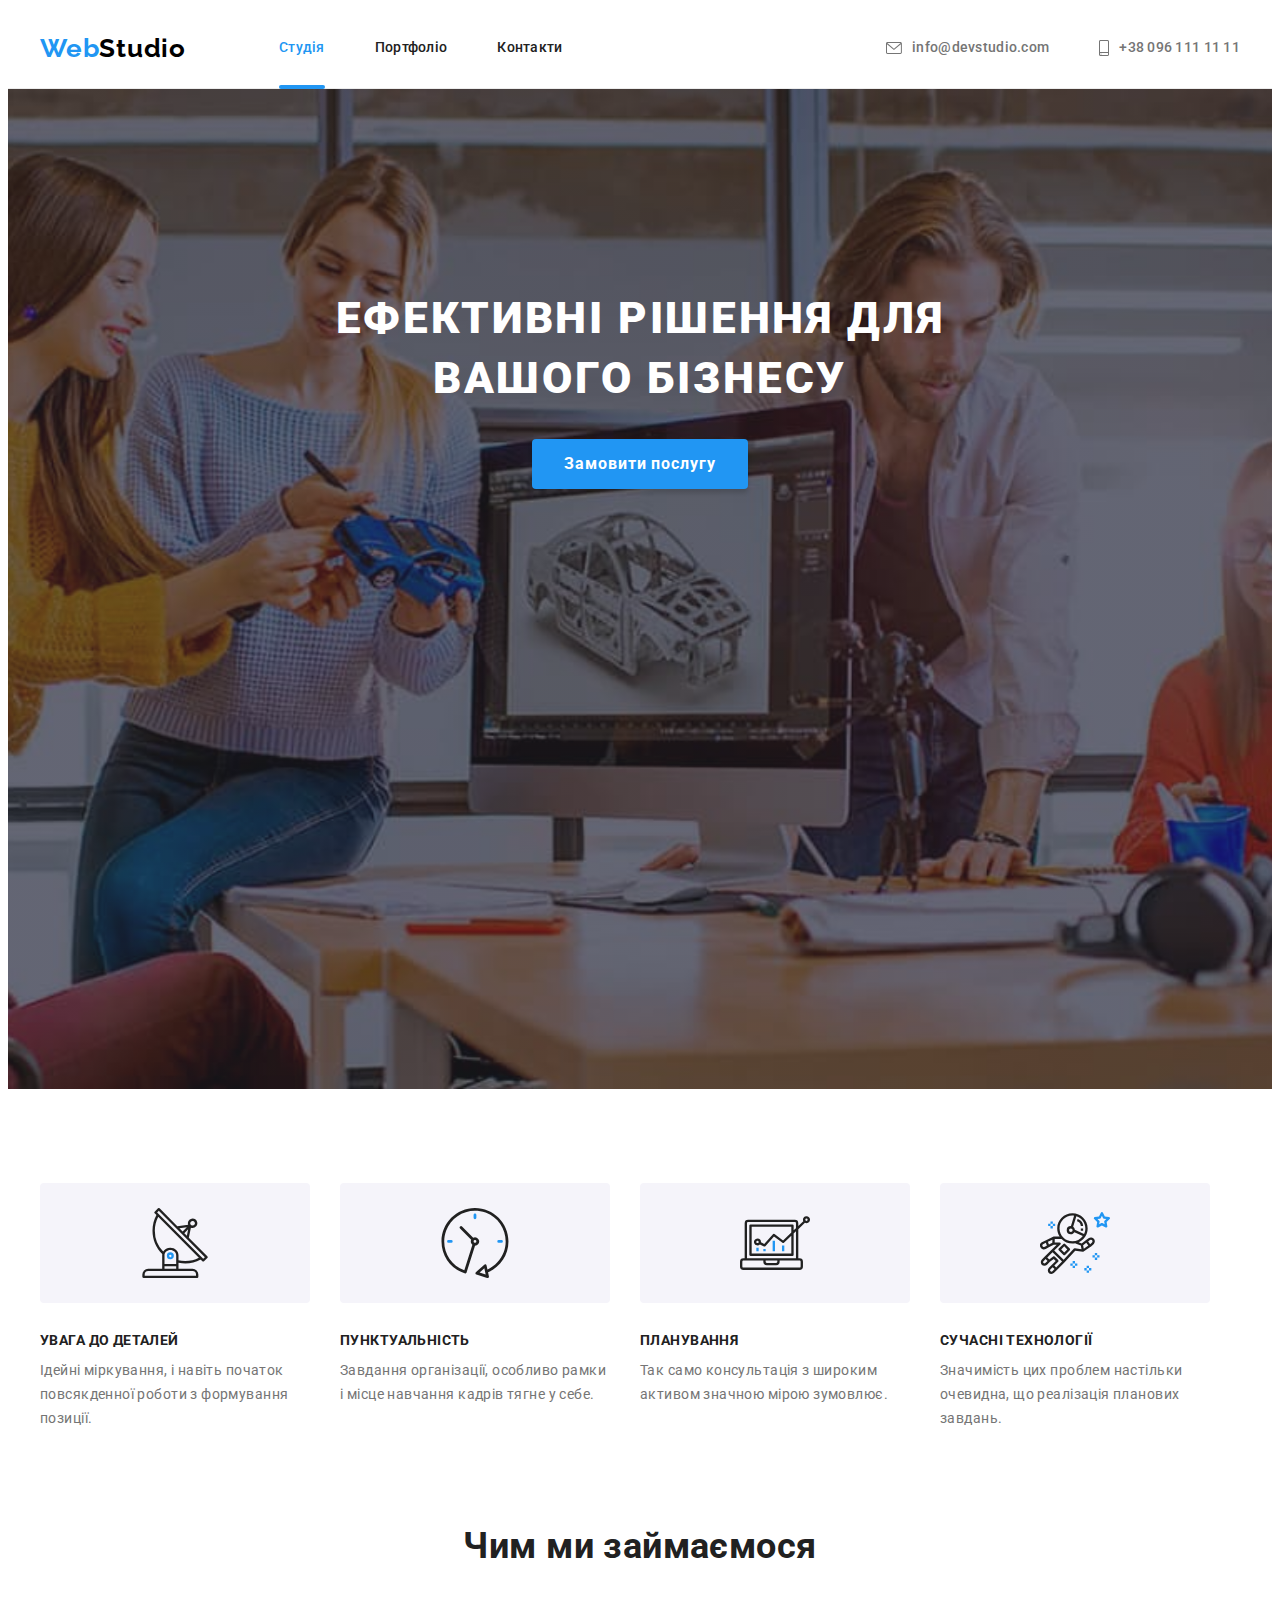
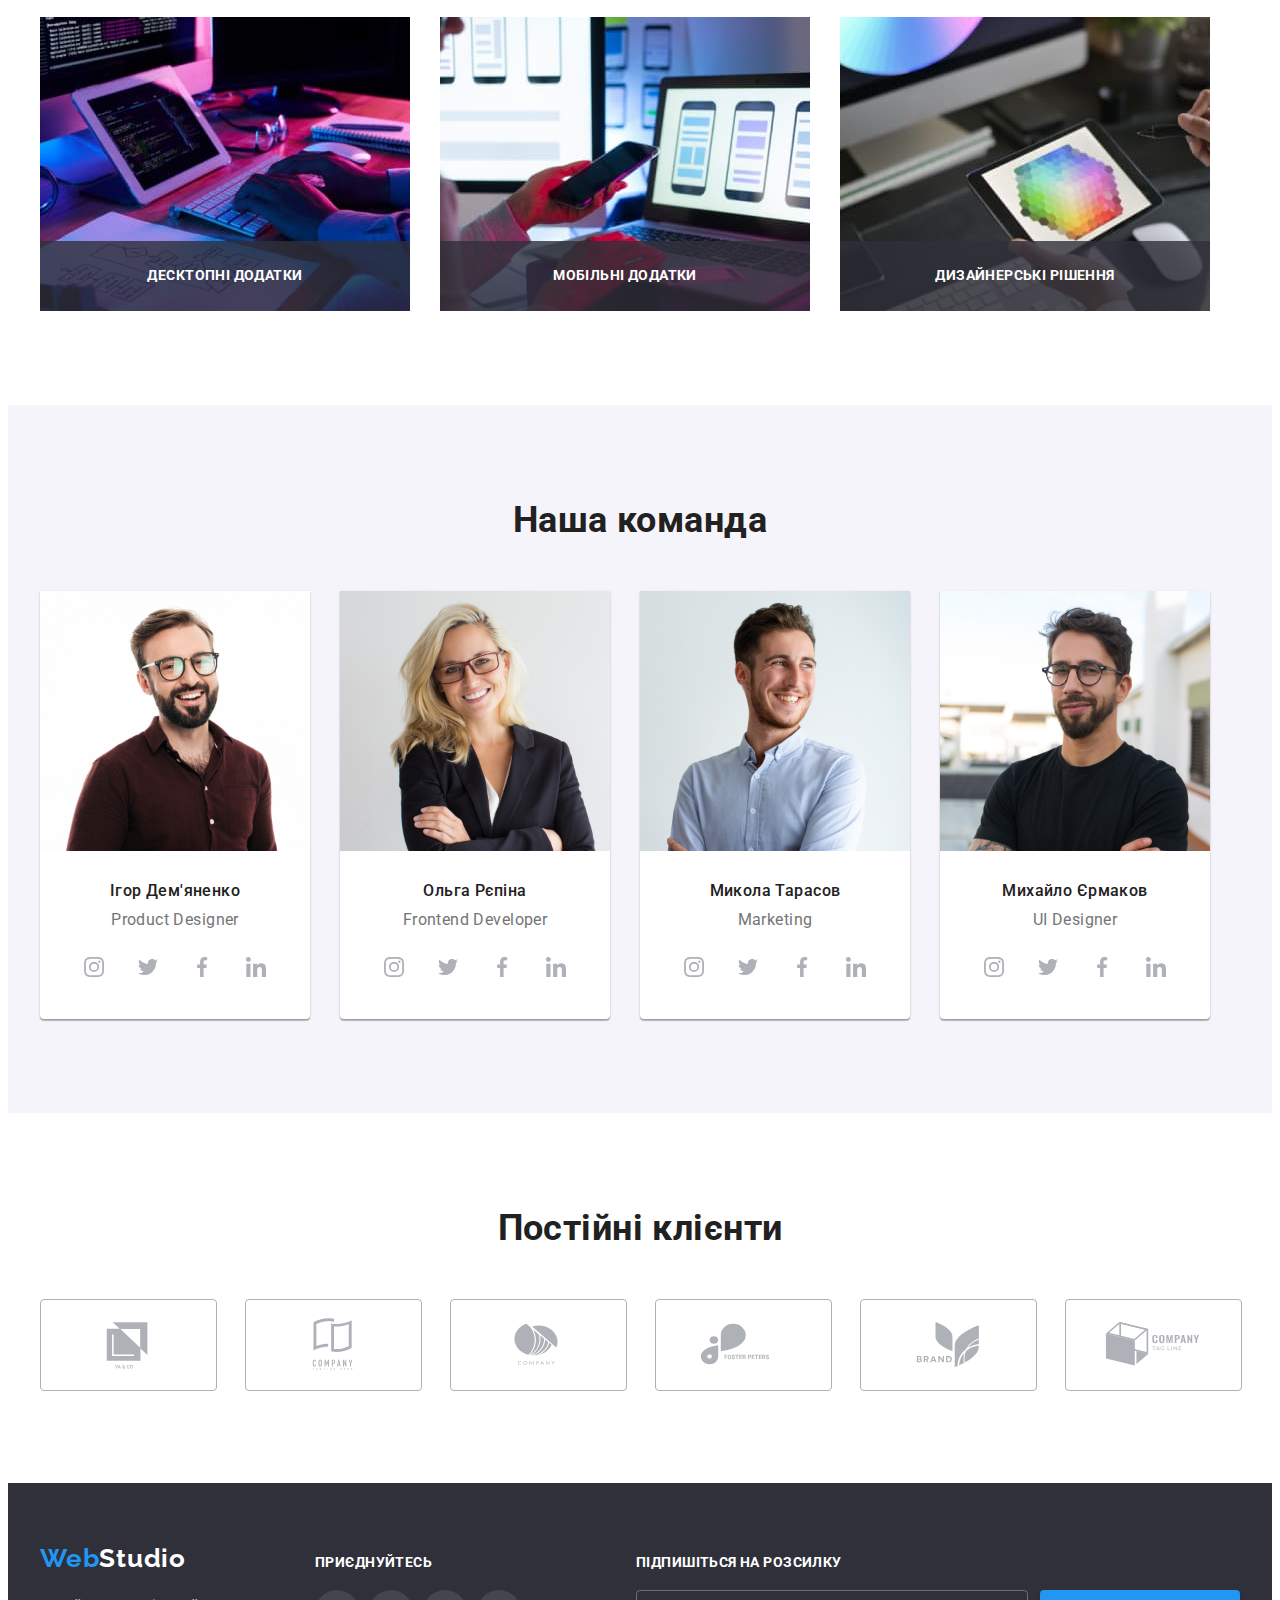
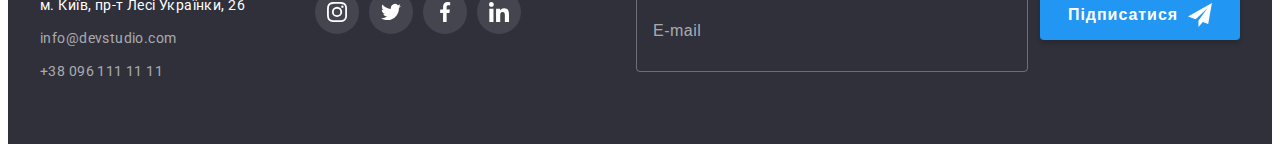
<file: index.html>
<!DOCTYPE html>
<html lang="uk">
  <head>
    <meta charset="UTF-8" />
    <meta http-equiv="X-UA-Compatible" content="IE=edge" />
    <meta name="viewport" content="width=device-width, initial-scale=1.0" />
    <title>Document</title>
    <link rel="preconnect" href="https://fonts.googleapis.com" />
    <link rel="preconnect" href="https://fonts.gstatic.com" crossorigin />
    <link
      href="https://fonts.googleapis.com/css2?family=Raleway:wght@700&family=Roboto:wght@400;500;700;900&display=swap"
      rel="stylesheet"
    />
    <link
      rel="stylesheet"
      href="https://cdnjs.cloudflare.com/ajax/libs/modern-normalize/1.1.0/modern-normalize.min.css"
      integrity="sha512-wpPYUAdjBVSE4KJnH1VR1HeZfpl1ub8YT/NKx4PuQ5NmX2tKuGu6U/JRp5y+Y8XG2tV+wKQpNHVUX03MfMFn9Q=="
      crossorigin="anonymous"
      referrerpolicy="no-referrer"
    />
    <link rel="stylesheet" href="./css/styles.css" />
  </head>
  <body>
    <header class="header">
      <div class="container header-container">
        <nav class="header-navigation">
          <a href="./index.html" class="logo link header-logo" lang="en"
            ><span class="logo-blue">Web</span>Studio</a
          >
          <ul class="site-nav list">
            <li class="header-item">
              <a href="./index.html" class="link current">Студія</a>
            </li>
            <li class="header-item">
              <a href="./portfolio.html" class="link">Портфоліо</a>
            </li>
            <li class="header-item">
              <a href="#" class="link">Контакти</a>
            </li>
          </ul>
        </nav>
        <ul class="header-contacts list">
          <li class="header-item">
            <a class="header-mail link" href="mailto:info@devstudio.com"
              ><svg class="mail-icon" width="16" height="12">
                <use href="./images/icons.svg#icon-envelope"></use></svg
              >info@devstudio.com</a
            >
          </li>
          <li class="header-item">
            <a class="header-tel link" href="tel:+380961111111"
              ><svg class="tel-icon" width="10" height="16">
                <use href="./images/icons.svg#icon-smartphone"></use></svg
              >+38 096 111 11 11</a
            >
          </li>
        </ul>
      </div>
    </header>
    <main>
      <section class="hero overlay">
        <div class="container">
          <h1 class="hero-title">Ефективні рішення для вашого бізнесу</h1>
          <button class="hero-btn" type="button" data-modal-open>Замовити послугу</button>
        </div>
      </section>
      <section class="section feature">
        <div class="container">
          <h2 class="section-title visually-hidden">Наші особливості</h2>
          <ul class="features-list list">
            <li class="item icon-antenna">
              <div class="icon-area">
                <svg width="70" height="70">
                  <use href="./images/icons.svg#icon-antenna"></use>
                </svg>
              </div>
              <h3 class="title">Увага до деталей</h3>
              <p class="text">
                Ідейні міркування, і навіть початок повсякденної роботи з формування позиції.
              </p>
            </li>
            <li class="item icon-clock">
              <div class="icon-area">
                <svg width="70" height="70">
                  <use href="./images/icons.svg#icon-clock"></use>
                </svg>
              </div>
              <h3 class="title">Пунктуальність</h3>
              <p class="text">
                Завдання організації, особливо рамки і місце навчання кадрів тягне у себе.
              </p>
            </li>
            <li class="item icon-diagram">
              <div class="icon-area">
                <svg width="70" height="70">
                  <use href="./images/icons.svg#icon-diagram"></use>
                </svg>
              </div>
              <h3 class="title">Планування</h3>
              <p class="text">Так само консультація з широким активом значною мірою зумовлює.</p>
            </li>
            <li class="item icon-astronaut">
              <div class="icon-area">
                <svg width="70" height="70">
                  <use href="./images/icons.svg#icon-astronaut"></use>
                </svg>
              </div>
              <h3 class="title">Сучасні технології</h3>
              <p class="text">
                Значимість цих проблем настільки очевидна, що реалізація планових завдань.
              </p>
            </li>
          </ul>
        </div>
      </section>
      <section class="section about">
        <div class="container">
          <h2 class="section-title">Чим ми займаємося</h2>
          <ul class="list list-about">
            <li class="about-item">
              <div class="about-wrap">
                <img src="./images/box1.jpg" alt="десктопні додатки" width="370" height="294" />
                <p class="about-text">Десктопні додатки</p>
              </div>
            </li>
            <li class="about-item">
              <div class="about-wrap">
                <img src="./images/box2.jpg" alt="мобільні додатки" width="370" height="294" />
                <p class="about-text">Мобільні додатки</p>
              </div>
            </li>
            <li class="about-item">
              <div class="about-wrap">
                <img src="./images/box3.jpg" alt="дизайнерські рішення" width="370" height="294" />
                <p class="about-text">Дизайнерські рішення</p>
              </div>
            </li>
          </ul>
        </div>
      </section>
      <section class="section team">
        <div class="container">
          <h2 class="section-title">Наша команда</h2>
          <ul class="list team-list">
            <li class="worker-card">
              <img src="./images/1-person.jpg" alt="усміхнений хлопець в окулярах" width="270" />
              <div class="workers-wrap">
                <h3 class="workers">Ігор Дем'яненко</h3>
                <p class="function" lang="en">Product Designer</p>
                <ul class="workers-soc-list list">
                  <li class="workers-soc-item">
                    <a
                      href="
            "
                      target="_blank"
                      rel="noreferrer noopener"
                      class="workers-soc-link link"
                    >
                      <svg class="workers-soc-icon" width="20" height="20">
                        <use href="./images/icons.svg#icon-instagram"></use></svg
                    ></a>
                  </li>
                  <li class="workers-soc-item">
                    <a
                      href=""
                      class="workers-soc-link link"
                      target="_blank"
                      rel="noreferrer noopener"
                      ><svg class="workers-soc-icon" width="20" height="20">
                        <use href="./images/icons.svg#icon-twitter"></use></svg
                    ></a>
                  </li>
                  <li class="workers-soc-item">
                    <a
                      href=""
                      class="workers-soc-link link"
                      target="_blank"
                      rel="noreferrer noopener"
                      ><svg class="workers-soc-icon" width="20" height="20">
                        <use href="./images/icons.svg#icon-facebook"></use></svg
                    ></a>
                  </li>
                  <li class="workers-soc-item">
                    <a
                      href=""
                      class="workers-soc-link link"
                      target="_blank"
                      rel="noreferrer noopener"
                      ><svg class="workers-soc-icon" width="20" height="20">
                        <use href="./images/icons.svg#icon-linkedin"></use></svg
                    ></a>
                  </li>
                </ul>
              </div>
            </li>
            <li class="worker-card">
              <img src="./images/2-person.jpg" alt="усміхнена дівчина в окулярах" width="270" />
              <div class="workers-wrap">
                <h3 class="workers">Ольга Рєпіна</h3>
                <p class="function" lang="en">Frontend Developer</p>
                <ul class="workers-soc-list list">
                  <li class="workers-soc-item">
                    <a
                      href="
            "
                      class="workers-soc-link link"
                      target="_blank"
                      rel="noreferrer noopener"
                    >
                      <svg class="workers-soc-icon" width="20" height="20">
                        <use href="./images/icons.svg#icon-instagram"></use></svg
                    ></a>
                  </li>
                  <li class="workers-soc-item">
                    <a
                      href=""
                      class="workers-soc-link link"
                      target="_blank"
                      rel="noreferrer noopener"
                      ><svg class="workers-soc-icon" width="20" height="20">
                        <use href="./images/icons.svg#icon-twitter"></use></svg
                    ></a>
                  </li>
                  <li class="workers-soc-item">
                    <a
                      href=""
                      class="workers-soc-link link"
                      target="_blank"
                      rel="noreferrer noopener"
                      ><svg class="workers-soc-icon" width="20" height="20">
                        <use href="./images/icons.svg#icon-facebook"></use></svg
                    ></a>
                  </li>
                  <li class="workers-soc-item">
                    <a
                      href=""
                      class="workers-soc-link link"
                      target="_blank"
                      rel="noreferrer noopener"
                      ><svg class="workers-soc-icon" width="20" height="20">
                        <use href="./images/icons.svg#icon-linkedin"></use></svg
                    ></a>
                  </li>
                </ul>
              </div>
            </li>
            <li class="worker-card">
              <img
                src="./images/3-person.jpg"
                alt="усміхнений хлопець в світлій сорочці"
                width="270"
              />
              <div class="workers-wrap">
                <h3 class="workers">Микола Тарасов</h3>
                <p class="function" lang="en">Marketing</p>
                <ul class="workers-soc-list list">
                  <li class="workers-soc-item">
                    <a
                      href="
            "
                      class="workers-soc-link link"
                      target="_blank"
                      rel="noreferrer noopener"
                    >
                      <svg class="workers-soc-icon" width="20" height="20">
                        <use href="./images/icons.svg#icon-instagram"></use></svg
                    ></a>
                  </li>
                  <li class="workers-soc-item">
                    <a
                      href=""
                      class="workers-soc-link link"
                      target="_blank"
                      rel="noreferrer noopener"
                      ><svg class="workers-soc-icon" width="20" height="20">
                        <use href="./images/icons.svg#icon-twitter"></use></svg
                    ></a>
                  </li>
                  <li class="workers-soc-item">
                    <a
                      href=""
                      class="workers-soc-link link"
                      target="_blank"
                      rel="noreferrer noopener"
                      ><svg class="workers-soc-icon" width="20" height="20">
                        <use href="./images/icons.svg#icon-facebook"></use></svg
                    ></a>
                  </li>
                  <li class="workers-soc-item">
                    <a
                      href=""
                      class="workers-soc-link link"
                      target="_blank"
                      rel="noreferrer noopener"
                      ><svg class="workers-soc-icon" width="20" height="20">
                        <use href="./images/icons.svg#icon-linkedin"></use></svg
                    ></a>
                  </li>
                </ul>
              </div>
            </li>
            <li class="worker-card">
              <img src="./images/4-person.jpg" alt="гарний хлопець в окулярах" width="270" />
              <div class="workers-wrap">
                <h3 class="workers">Михайло Єрмаков</h3>
                <p class="function" lang="en">UI Designer</p>
                <ul class="workers-soc-list list">
                  <li class="workers-soc-item">
                    <a
                      href="
            "
                      class="workers-soc-link link"
                      target="_blank"
                      rel="noreferrer noopener"
                    >
                      <svg class="workers-soc-icon" width="20" height="20">
                        <use href="./images/icons.svg#icon-instagram"></use></svg
                    ></a>
                  </li>
                  <li class="workers-soc-item">
                    <a
                      href=""
                      class="workers-soc-link link"
                      target="_blank"
                      rel="noreferrer noopener"
                      ><svg class="workers-soc-icon" width="20" height="20">
                        <use href="./images/icons.svg#icon-twitter"></use></svg
                    ></a>
                  </li>
                  <li class="workers-soc-item">
                    <a
                      href=""
                      class="workers-soc-link link"
                      target="_blank"
                      rel="noreferrer noopener"
                      ><svg class="workers-soc-icon" width="20" height="20">
                        <use href="./images/icons.svg#icon-facebook"></use></svg
                    ></a>
                  </li>
                  <li class="workers-soc-item">
                    <a
                      href=""
                      class="workers-soc-link link"
                      target="_blank"
                      rel="noreferrer noopener"
                      ><svg class="workers-soc-icon" width="20" height="20">
                        <use href="./images/icons.svg#icon-linkedin"></use></svg
                    ></a>
                  </li>
                </ul>
              </div>
            </li>
          </ul>
        </div>
      </section>
      <section class="section">
        <div class="container">
          <h2 class="section-title">Постійні клієнти</h2>
          <ul class="client-list list">
            <li class="client-icon">
              <a href="" class="client-link link" target="_blank" rel="noreferrer noopener"
                ><svg class="client-soc-icon" width="106" height="60">
                  <use href="./images/icons.svg#icon-logo-1"></use></svg
              ></a>
            </li>
            <li class="client-icon">
              <a href="" class="client-link link" target="_blank" rel="noreferrer noopener"
                ><svg class="client-soc-icon" width="106" height="60">
                  <use href="./images/icons.svg#icon-logo-2"></use></svg
              ></a>
            </li>
            <li class="client-icon">
              <a href="" class="client-link link" target="_blank" rel="noreferrer noopener"
                ><svg class="client-soc-icon" width="106" height="60">
                  <use href="./images/icons.svg#icon-logo-3"></use></svg
              ></a>
            </li>
            <li class="client-icon">
              <a href="" class="client-link link" target="_blank" rel="noreferrer noopener"
                ><svg class="client-soc-icon" width="106" height="60">
                  <use href="./images/icons.svg#icon-logo-4"></use></svg
              ></a>
            </li>
            <li class="client-icon">
              <a href="" class="client-link link" target="_blank" rel="noreferrer noopener"
                ><svg class="client-soc-icon" width="106" height="60">
                  <use href="./images/icons.svg#icon-logo-5"></use></svg
              ></a>
            </li>
            <li class="client-icon">
              <a href="" class="client-link link" target="_blank" rel="noreferrer noopener"
                ><svg class="client-soc-icon" width="106" height="60">
                  <use href="./images/icons.svg#icon-logo-6"></use></svg
              ></a>
            </li>
          </ul>
        </div>
      </section>
    </main>
    <footer class="footer section">
      <div class="container">
        <div class="footer-wrap">
          <div class="footer-address">
            <a class="footer-logo link logo" href="./index.html" lang="en"
              ><span class="logo-blue">Web</span>Studio</a
            >
            <address class="address">
              <ul class="list">
                <li class="contacts-item">
                  <a
                    class="link map"
                    href="https://goo.gl/maps/CPtrU1FHBa2aNyZL9"
                    target="_blank"
                    rel="noopener noreferrer nofollow"
                    >м. Київ, пр-т Лесі Українки, 26</a
                  >
                </li>
                <li class="contacts-item">
                  <a class="link contacts" href="mailto:info@devstudio.com">info@devstudio.com</a>
                </li>
                <li class="contacts-item">
                  <a class="link contacts" href="tel:+380961111111">+38 096 111 11 11</a>
                </li>
              </ul>
            </address>
          </div>

          <div class="footer-social">
            <p class="footer-title">Приєднуйтесь</p>
            <ul class="footer-soc-list list">
              <li class="footer-soc-item">
                <a href="" class="footer-soc-link link" target="_blank" rel="noreferrer noopener">
                  <svg class="footer-soc-icon" width="20" height="20">
                    <use href="./images/icons.svg#icon-instagram"></use>
                  </svg>
                </a>
              </li>
              <li class="footer-soc-item">
                <a href="" class="footer-soc-link link" target="_blank" rel="noreferrer noopener"
                  ><svg class="footer-soc-icon" width="20" height="20">
                    <use href="./images/icons.svg#icon-twitter"></use></svg
                ></a>
              </li>
              <li class="footer-soc-item">
                <a href="" class="footer-soc-link link" target="_blank" rel="noreferrer noopener"
                  ><svg class="footer-soc-icon" width="20" height="20">
                    <use href="./images/icons.svg#icon-facebook"></use></svg
                ></a>
              </li>
              <li class="footer-soc-item">
                <a href="" class="footer-soc-link link" target="_blank" rel="noreferrer noopener"
                  ><svg class="footer-soc-icon" width="20" height="20">
                    <use href="./images/icons.svg#icon-linkedin"></use></svg
                ></a>
              </li>
            </ul>
          </div>
        
      
      <div class="footer-sign-up">
            <form class="online-form">
              <label for="online-email" class="form-title" >Підпишіться на розсилку</label>
              <div class="wrap-input">
              <input type="email" name="user-sign-up" class="online-input" required id="online-email" placeholder="E-mail" />
            <button type="submit" class="sign-up-btn">Підписатися<svg class="icon-send" width="24" height="24">
          <use href="./images/icons.svg#icon-send"></use>
        </svg></button>
        </div>
        </form>
      </div>
      </div>
      </div>
    </footer>
    <!------------- модальне вікно ---------->
    <div class="backdrop is-hidden" data-modal>
      <div class="modal">
        <button type="button" class="modal-close" data-modal-close>
          <svg class="modal-close-icon" width="18" height="18">
            <use href="./images/icons.svg#icon-close"></use>
          </svg>
        </button>
        <p class="modal-title">Залиште свої дані, ми вам передзвонимо</p>
        <form class="modal-form">
          <div class="modal-field">
            <label for="user-name" class="input-label">Ім'я</label>
            <div class="input-wrap">
              <input type="text" name="user-name" class="modal-input" required id="user-name" />
              <svg class="modal-input-icon" width="18" height="18">
                <use href="./images/icons.svg#icon-person"></use>
              </svg>
            </div>
          </div>

          <div class="modal-field">
            <label for="user-tel" class="input-label">Телефон</label>
            <div class="input-wrap">
              <input type="tel" name="user-tel" class="modal-input" required id="user-tel" />
              <svg class="modal-input-icon" width="18" height="18">
                <use href="./images/icons.svg#icon-phone-bl"></use>
              </svg>
            </div>
          </div>

          <div class="modal-field">
            <label for="user-mail" class="input-label">Пошта</label>
            <div class="input-wrap">
              <input type="email" name="user-mail" class="modal-input" required id="user-mail" />
              <svg class="modal-input-icon" width="18" height="18">
                <use href="./images/icons.svg#icon-email-bl"></use>
              </svg>
            </div>
          </div>

          <div class="modal-field modal-comment">
            <label for="user-comment" class="input-label">Коментар</label>
            <textarea
              name="user-comment"
              id="user-comment"
              class="user-comment"
              placeholder="Введіть текст"
            ></textarea>
          </div>

          <div class="modal-field modal-checkbox">
            <input type="checkbox" name="privacy" id="privacy" class="input-check visually-hidden" />
            <label for="privacy" class="check-text"
              ><span><svg class="check-icon" width="16" height="15">
                <use href="./images/icons.svg#icon-check"></use></span>Погоджуюся з розсилкою та приймаю <a href="" class="agree-link">Умови договору</a></label
            >
          </div>
          <button type="submit" class="modal-btn">Відправити</button>
        </form>
      </div>
    </div>
    <script src="./js/modal.js"></script>
  </body>
</html>
</file>
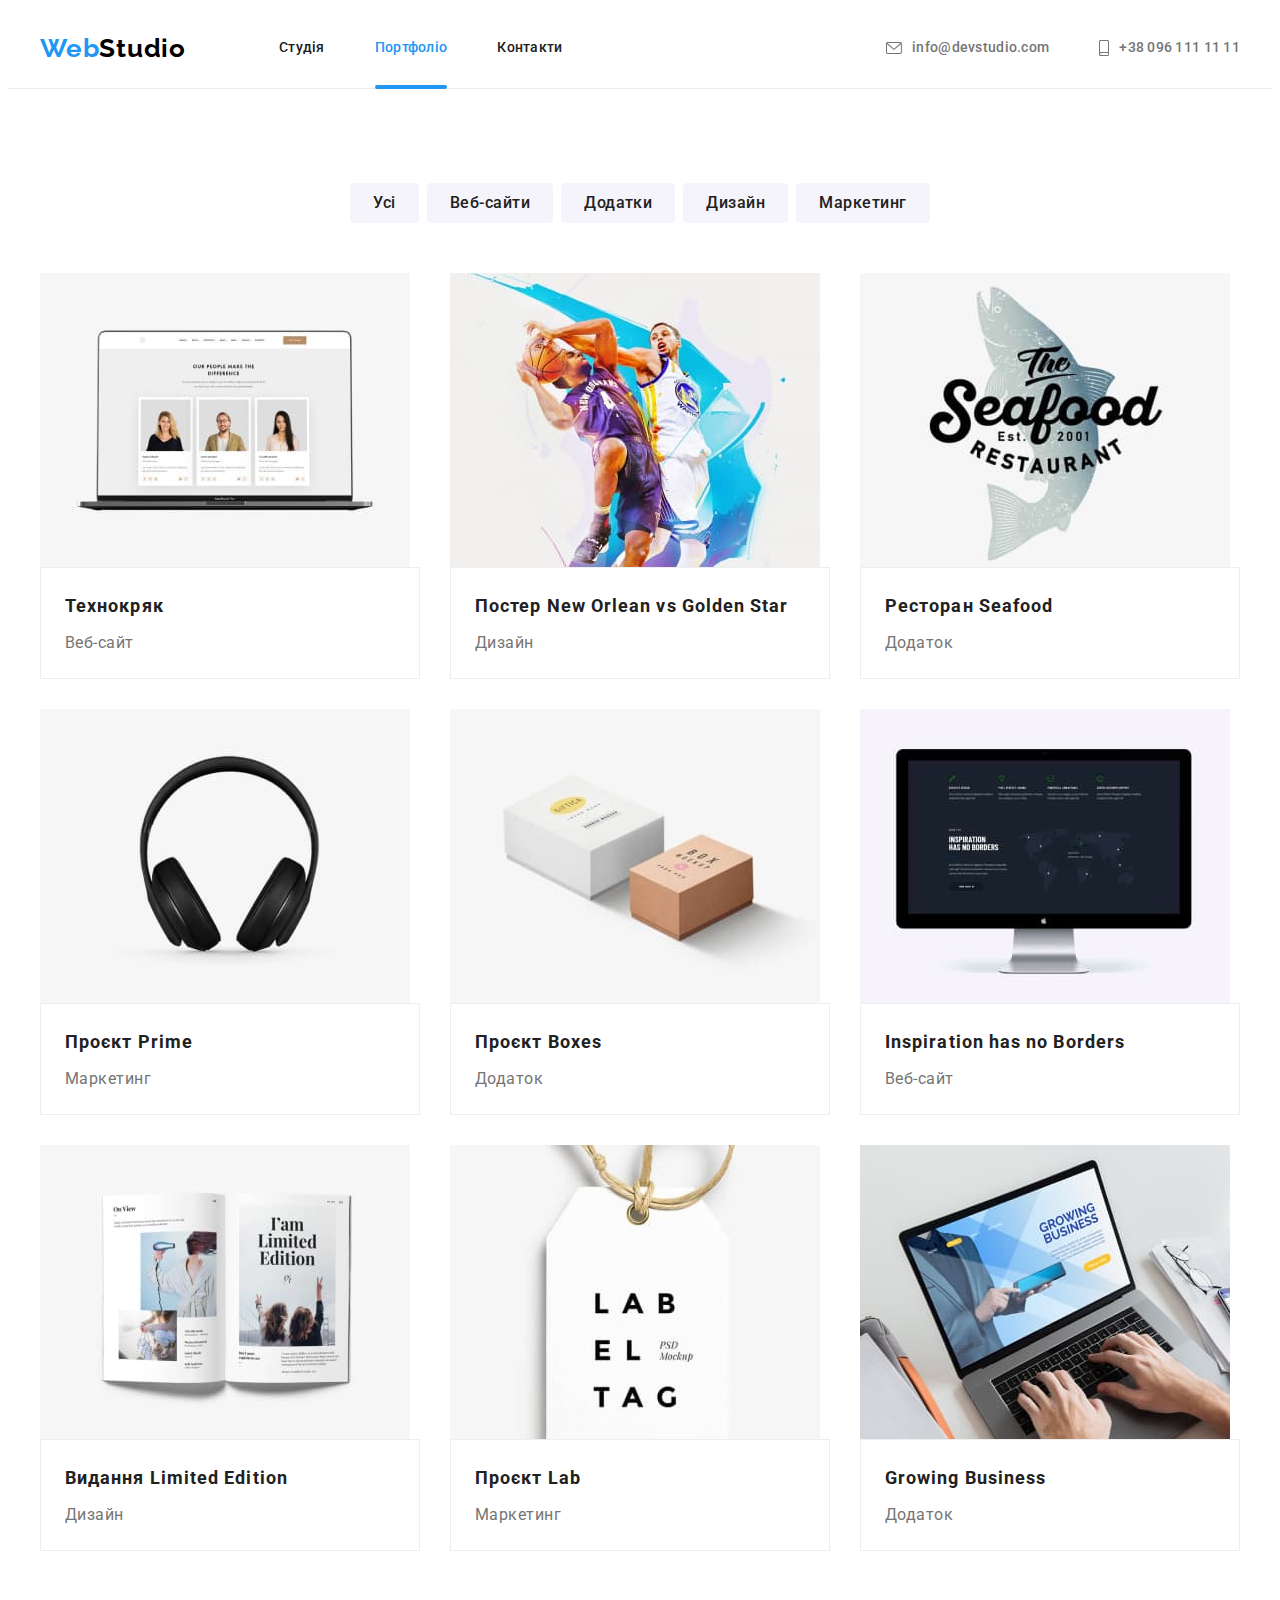
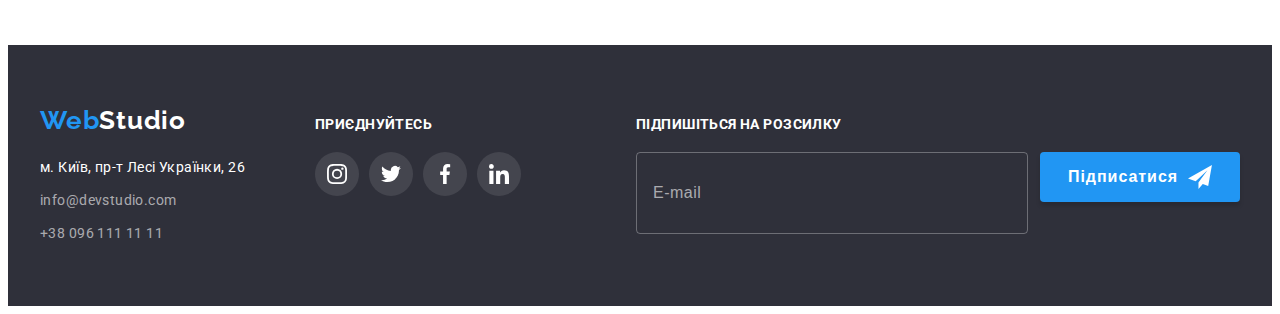
<file: portfolio.html>
<!DOCTYPE html>
<html lang="uk">
  <head>
    <meta charset="UTF-8" />
    <meta http-equiv="X-UA-Compatible" content="IE=edge" />
    <meta name="viewport" content="width=device-width, initial-scale=1.0" />
    <title>Document</title>
    <link rel="preconnect" href="https://fonts.googleapis.com" />
    <link rel="preconnect" href="https://fonts.gstatic.com" crossorigin />
    <link
      href="https://fonts.googleapis.com/css2?family=Raleway:wght@700&family=Roboto:wght@400;500;700;900&display=swap"
      rel="stylesheet"
    />
    <link
      rel="stylesheet"
      href="https://cdnjs.cloudflare.com/ajax/libs/modern-normalize/1.1.0/modern-normalize.min.css"
      integrity="sha512-wpPYUAdjBVSE4KJnH1VR1HeZfpl1ub8YT/NKx4PuQ5NmX2tKuGu6U/JRp5y+Y8XG2tV+wKQpNHVUX03MfMFn9Q=="
      crossorigin="anonymous"
      referrerpolicy="no-referrer"
    />
    <link rel="stylesheet" href="./css/styles.css" />
  </head>
  <body>
    <header class="header">
      <div class="container header-container">
        <nav class="header-navigation">
          <a href="./index.html" class="logo link header-logo" lang="en"
            ><span class="logo-blue">Web</span>Studio</a
          >
          <ul class="site-nav list">
            <li class="header-item">
              <a href="./index.html" class="link">Студія</a>
            </li>
            <li class="header-item">
              <a href="./portfolio.html" class="link current">Портфоліо</a>
            </li>
            <li class="header-item">
              <a href="#" class="link">Контакти</a>
            </li>
          </ul>
        </nav>
        <ul class="header-contacts list">
          <li class="header-item">
            <a class="header-mail link" href="mailto:info@devstudio.com"
              ><svg class="mail-icon" width="16" height="12">
                <use href="./images/icons.svg#icon-envelope"></use></svg
              >info@devstudio.com</a
            >
          </li>
          <li class="header-item">
            <a class="header-tel link" href="tel:+380961111111"
              ><svg class="tel-icon" width="10" height="16">
                <use href="./images/icons.svg#icon-smartphone"></use></svg
              >+38 096 111 11 11</a
            >
          </li>
        </ul>
      </div>
    </header>

    <main>
      <section class="section portfolio">
        <div class="container buttons-container">
          <h1 class="visually-hidden">Портфоліо</h1>
          <ul class="list jump-buttons">
            <li><button class="list-btn" type="button">Усі</button></li>

            <li><button class="list-btn" type="button">Веб-сайти</button></li>

            <li><button class="list-btn" type="button">Додатки</button></li>

            <li><button class="list-btn" type="button">Дизайн</button></li>

            <li><button class="list-btn" type="button">Маркетинг</button></li>
          </ul>

          <ul class="list card-set">
            <li class="flex-element">
              <a class="link portfolio-link" href="#1">
                <div class="portfolio-top-wrap">
                  <img src="./images/laptop.jpg" alt="laptop" width="370" height="294" />
                  <p class="portfolio-top-text">
                    Ресурс пропонує комплексні пропозиції з різним рівнем функціоналу та сервісів.
                    Все це дозволить відвідувачу отримати вичерпні відомості про компанію чи
                    приватну особу.
                  </p>
                </div>
                <div class="portfolio-wrap">
                  <h2 class="list-header">Технокряк</h2>
                  <p class="list-text">Веб-сайт</p>
                </div>
              </a>
            </li>

            <li class="flex-element">
              <a class="link portfolio-link" href="#2">
                <div class="portfolio-top-wrap">
                  <img
                    src="./images/basketball.jpg"
                    alt="basketball-players"
                    width="370"
                    height="294"
                  />
                  <p class="portfolio-top-text">
                    Lorem ipsum dolor sit amet consectetur, adipisicing elit. Consequatur veniam
                    assumenda labore, optio numquam consequuntur libero, cupiditate enim ratione
                    nobis deleniti vero tempora fuga sequi reiciendis, delectus rerum dicta iste.
                  </p>
                </div>

                <div class="portfolio-wrap">
                  <h2 class="list-header">
                    Постер <span lang="en">New Orlean vs Golden Star</span>
                  </h2>
                  <p class="list-text">Дизайн</p>
                </div>
              </a>
            </li>

            <li class="flex-element">
              <a class="link portfolio-link" href="#3">
                <div class="portfolio-top-wrap">
                  <img src="./images/seafood.jpg" alt="seafood-app" width="370" height="294" />
                  <p class="portfolio-top-text">
                    Lorem ipsum, dolor sit amet consectetur adipisicing elit. Ex totam voluptates ea
                    consequuntur architecto quia ipsam distinctio quos expedita, impedit magnam
                    asperiores, quibusdam quisquam debitis earum neque. Consequatur, provident
                    quasi.
                  </p>
                </div>

                <div class="portfolio-wrap">
                  <h2 class="list-header">Ресторан <span lang="en">Seafood</span></h2>
                  <p class="list-text">Додаток</p>
                </div>
              </a>
            </li>

            <li class="flex-element">
              <a class="link portfolio-link" href="#4">
                <div class="portfolio-top-wrap">
                  <img src="./images/headphones.jpg" alt="headphones" width="370" height="294" />
                  <p class="portfolio-top-text">
                    Lorem ipsum dolor sit, amet consectetur adipisicing elit. Sit necessitatibus
                    voluptates cupiditate cum voluptatum quaerat consequatur iste doloribus
                    perspiciatis quia, ad accusantium velit perferendis unde asperiores. Odio
                    blanditiis provident animi.
                  </p>
                </div>

                <div class="portfolio-wrap">
                  <h2 class="list-header">Проєкт <span lang="en">Prime</span></h2>
                  <p class="list-text">Маркетинг</p>
                </div>
              </a>
            </li>

            <li class="flex-element">
              <a class="link portfolio-link" href="#5">
                <div class="portfolio-top-wrap">
                  <img src="./images/boxes.jpg" alt="boxes" width="370" height="294" />
                  <p class="portfolio-top-text">
                    Lorem ipsum dolor sit amet consectetur, adipisicing elit. Aperiam minus
                    explicabo a totam doloremque fugit odit quasi optio officiis veritatis at
                    numquam voluptatem, animi sed dolore repellendus. Consequuntur, minima
                    temporibus!
                  </p>
                </div>

                <div class="portfolio-wrap">
                  <h2 class="list-header">Проєкт <span lang="en">Boxes</span></h2>
                  <p class="list-text">Додаток</p>
                </div>
              </a>
            </li>

            <li class="flex-element">
              <a class="link portfolio-link" href="#6">
                <div class="portfolio-top-wrap">
                  <img src="./images/monitor.jpg" alt="monitor" width="370" height="294" />
                  <p class="portfolio-top-text">
                    Lorem ipsum dolor sit amet consectetur adipisicing elit. Quas rem distinctio
                    alias molestias aspernatur amet reiciendis corporis magnam laudantium
                    praesentium eius, accusantium ducimus nisi adipisci, corrupti, tempora nobis
                    quae sit?
                  </p>
                </div>

                <div class="portfolio-wrap">
                  <h2 class="list-header">
                    <span lang="en">Inspiration has no Borders</span>
                  </h2>
                  <p class="list-text">Веб-сайт</p>
                </div>
              </a>
            </li>

            <li class="flex-element">
              <a class="link portfolio-link" href="#7">
                <div class="portfolio-top-wrap">
                  <img src="./images/magazine.jpg" alt="magazine" width="370" height="294" />
                  <p class="portfolio-top-text">
                    Lorem ipsum dolor sit amet consectetur adipisicing elit. Quas rem distinctio
                    alias molestias aspernatur amet reiciendis corporis magnam laudantium
                    praesentium eius, accusantium ducimus nisi adipisci, corrupti, tempora nobis
                    quae sit?
                  </p>
                </div>

                <div class="portfolio-wrap">
                  <h2 class="list-header">Видання <span lang="en">Limited Edition</span></h2>
                  <p class="list-text">Дизайн</p>
                </div>
              </a>
            </li>

            <li class="flex-element">
              <a class="link portfolio-link" href="#8">
                <div class="portfolio-top-wrap">
                  <img src="./images/tag.jpg" alt="label-tag" width="370" height="294" />
                  <p class="portfolio-top-text">
                    Lorem ipsum dolor sit amet consectetur adipisicing elit. Quas rem distinctio
                    alias molestias aspernatur amet reiciendis corporis magnam laudantium
                    praesentium eius, accusantium ducimus nisi adipisci, corrupti, tempora nobis
                    quae sit?
                  </p>
                </div>

                <div class="portfolio-wrap">
                  <h2 class="list-header">Проєкт <span lang="en">Lab</span></h2>
                  <p class="list-text">Маркетинг</p>
                </div>
              </a>
            </li>

            <li class="flex-element">
              <a class="link portfolio-link" href="#9">
                <div class="portfolio-top-wrap">
                  <img src="./images/typing.jpg" alt="typing" width="370" height="294" />
                  <p class="portfolio-top-text">
                    Lorem ipsum dolor sit amet consectetur adipisicing elit. Quas rem distinctio
                    alias molestias aspernatur amet reiciendis corporis magnam laudantium
                    praesentium eius, accusantium ducimus nisi adipisci, corrupti, tempora nobis
                    quae sit?
                  </p>
                </div>

                <div class="portfolio-wrap">
                  <h2 class="list-header">
                    <span lang="en">Growing Business</span>
                  </h2>
                  <p class="list-text">Додаток</p>
                </div>
              </a>
            </li>
          </ul>
        </div>
      </section>
    </main>

    <footer class="footer section">
      <div class="container">
        <div class="footer-wrap">
          <div class="footer-address">
            <a class="footer-logo link logo" href="./index.html" lang="en"
              ><span class="logo-blue">Web</span>Studio</a
            >
            <address class="address">
              <ul class="list">
                <li class="contacts-item">
                  <a
                    class="link map"
                    href="https://goo.gl/maps/CPtrU1FHBa2aNyZL9"
                    target="_blank"
                    rel="noopener noreferrer nofollow"
                    >м. Київ, пр-т Лесі Українки, 26</a
                  >
                </li>
                <li class="contacts-item">
                  <a class="link contacts" href="mailto:info@devstudio.com">info@devstudio.com</a>
                </li>
                <li class="contacts-item">
                  <a class="link contacts" href="tel:+380961111111">+38 096 111 11 11</a>
                </li>
              </ul>
            </address>
          </div>

          <div class="footer-social">
            <p class="footer-title">Приєднуйтесь</p>
            <ul class="footer-soc-list list">
              <li class="footer-soc-item">
                <a href="" class="footer-soc-link link" target="_blank" rel="noreferrer noopener">
                  <svg class="footer-soc-icon" width="20" height="20">
                    <use href="./images/icons.svg#icon-instagram"></use>
                  </svg>
                </a>
              </li>
              <li class="footer-soc-item">
                <a href="" class="footer-soc-link link" target="_blank" rel="noreferrer noopener"
                  ><svg class="footer-soc-icon" width="20" height="20">
                    <use href="./images/icons.svg#icon-twitter"></use></svg
                ></a>
              </li>
              <li class="footer-soc-item">
                <a href="" class="footer-soc-link link" target="_blank" rel="noreferrer noopener"
                  ><svg class="footer-soc-icon" width="20" height="20">
                    <use href="./images/icons.svg#icon-facebook"></use></svg
                ></a>
              </li>
              <li class="footer-soc-item">
                <a href="" class="footer-soc-link link" target="_blank" rel="noreferrer noopener"
                  ><svg class="footer-soc-icon" width="20" height="20">
                    <use href="./images/icons.svg#icon-linkedin"></use></svg
                ></a>
              </li>
            </ul>
          </div>

          <div class="footer-sign-up">
            <form class="online-form">
              <label for="online-email" class="form-title">Підпишіться на розсилку</label>
              <div class="wrap-input">
                <input
                  type="email"
                  name="user-sign-up"
                  class="online-input"
                  required
                  id="online-email"
                  placeholder="E-mail"
                />
                <button type="submit" class="sign-up-btn">
                  Підписатися<svg class="icon-send" width="24" height="24">
                    <use href="./images/icons.svg#icon-send"></use>
                  </svg>
                </button>
              </div>
            </form>
          </div>
        </div>
      </div>
    </footer>
  </body>
</html>
</file>
<file: css/styles.css>
:root {
  --primary-text-color: #212121;
  --secondary-text-color: #757575;
  --accent-color: #2196f3;
  --white-color: #ffffff;
  --secondary-bg-color: #f5f4fa;
  --footer-bg-color: #2f303a;
  --rgba-color: rgba(255, 255, 255, 0.6);
  --black-color: #000000;
  --hover-btn: #188ce8;
  --icons-color: #afb1b8;
  --card-set-gap: 30px;
  --card-shadow: 0px 1px 3px rgba(0, 0, 0, 0.12), 0px 1px 1px rgba(0, 0, 0, 0.14),
    0px 2px 1px rgba(0, 0, 0, 0.2);
  --transition: 250ms cubic-bezier(0.4, 0, 0.2, 1);
}

p,
h1,
h2,
h3,
h4,
h5,
h6 {
  margin: 0;
}

ul,
ol {
  list-style: none;
  margin: 0;
  padding-left: 0;
}
button {
  display: block;
  cursor: pointer;
  border: none;
  border-radius: 4px;
}

address {
  font-style: normal;
}

img {
  display: block;
  max-width: 100%;
  height: auto;
}

.section {
  padding-top: 94px;
  padding-bottom: 94px;
}

.link {
  text-decoration: none;
}

.container {
  width: 1200px;
  padding-left: 15px;
  padding-right: 15px;
  margin: 0 auto;
}
body {
  font-family: 'roboto', sans-serif;
  color: var(--primary-text-color);
  background: var(--white-color);
  font-size: 14px;
  letter-spacing: 0.03em;
}
.list {
  list-style: none;
}

.link {
  font-weight: 500;
  font-size: 14px;
  line-height: 1.14;
  letter-spacing: 0.02em;
  text-decoration: none;

  color: var(--primary-text-color);
}

/* ---------HEADER----------------- */

.logo {
  font-family: 'Raleway', sans-serif;
  font-weight: 700;
  font-size: 26px;
  line-height: 1.19;

  letter-spacing: 0.03em;
  color: var(--black-color);
}

.header-container {
  display: flex;
  align-items: center;
}

.header-navigation {
  display: flex;
  align-items: center;
}

.site-nav .link.current::after {
  content: '';
  position: absolute;
  width: 100%;
  height: 4px;
  bottom: -1px;
  right: 0;

  background: var(--accent-color);
  border-radius: 2px;
}

.header-logo {
  display: block;
  margin-right: 93px;
}

.site-nav {
  display: flex;
  gap: 50px;
}

.site-nav .link,
.header-contacts .link {
  padding-top: 32px;
  padding-bottom: 32px;
}

.site-nav .link {
  display: block;
  transition: color var(--transition);

  position: relative;
}

.logo-blue {
  color: var(--accent-color);
}

.header-mail,
.header-tel {
  font-weight: 500;
  font-size: 14px;
  line-height: 1.14;
  letter-spacing: 0.02em;

  color: var(--secondary-text-color);
  display: flex;
  align-items: center;
  justify-content: center;
  fill: currentColor;

  transition: color var(--transition);
}

.header-contacts .link:hover,
.header-contacts .link:focus {
  color: var(--accent-color);
}

.site-nav .link:hover,
.site-nav .link:focus {
  color: var(--accent-color);
}

.site-nav .link.current {
  color: var(--accent-color);
}

.header {
  border-bottom: 1px solid #ececec;
}

/* header-contacts */

.header-contacts {
  display: flex;
  margin-left: auto;
  gap: 50px;
}

.mail-icon,
.tel-icon {
  margin-right: 10px;
}

/*--------------HERO------------*/

.hero {
  text-align: center;
}

.overlay {
  max-width: 1600px;
  height: 600px;
  margin-left: auto;
  margin-right: auto;
  background-color: var(--footer-bg-color);
  background-image: linear-gradient(rgba(47, 48, 58, 0.4), rgba(47, 48, 58, 0.4)),
    url(../images/bg-img.jpg);
  background-repeat: no-repeat;
  background-position: center;
  background-size: cover;
}

.hero-title {
  font-weight: 900;
  font-size: 44px;
  line-height: 1.36;
  letter-spacing: 0.06em;
  text-transform: uppercase;

  width: 696px;
  margin: 0 auto;
  color: var(--white-color);
  margin-bottom: 30px;
}

.hero {
  padding-top: 200px;
  padding-bottom: 200px;
}

.hero-btn {
  display: inline-block;
  margin: 0 auto;
  padding: 10px 32px;

  font-family: inherit;
  font-style: normal;
  font-weight: 700;
  font-size: 16px;
  line-height: 1.88;
  letter-spacing: 0.06em;

  color: var(--white-color);
  background-color: var(--accent-color);
  box-shadow: 0px 4px 4px rgba(0, 0, 0, 0.15);

  transition: background-color var(--transition), color var(--transition);
}

.hero-btn:hover,
.hero-btn:focus {
  color: var(--white-color);
  background-color: var(--hover-btn);
}
/* -------SECTION--FEATURE------------- */
.visually-hidden {
  position: absolute;
  white-space: nowrap;
  width: 1px;
  height: 1px;
  overflow: hidden;
  border: 0;
  padding: 0;
  clip: rect(0 0 0 0);
  clip-path: inset(50%);
  margin: -1px;
}

.features-list {
  display: flex;
  gap: 30px;
}

.features-list .item {
  width: 270px;
}

.icon-area {
  width: 100%;
  height: 120px;
  background: var(--secondary-bg-color);
  border-radius: 4px;
  display: flex;
  align-items: center;
  justify-content: center;
  margin-bottom: 30px;
}

.features-list .title {
  font-size: 14px;
  line-height: 1.14;
  text-transform: uppercase;

  margin-bottom: 10px;
}

.features-list .text {
  font-size: 14px;
  line-height: 1.71;

  color: var(--secondary-text-color);
}
/* ----------SECTION--ABOUT--------- */

.list-about {
  display: flex;
  gap: 30px;
}

.section-title {
  font-size: 36px;
  line-height: 1.17;
  margin-bottom: 50px;
  text-align: center;
}

.about {
  padding-top: 0;
}

.about-wrap {
  position: relative;
}

.about-text {
  position: absolute;

  bottom: 0;
  color: var(--white-color);
  background: rgba(47, 48, 58, 0.8);

  font-weight: 700;
  font-size: 14px;
  line-height: 1.1;
  letter-spacing: 0.03em;
  text-transform: uppercase;
  height: 70px;
  width: 100%;

  display: flex;
  text-align: center;
  justify-content: center;
  align-items: center;
}
/* ---------SECETION TEAM---------- */
.section.team {
  background-color: var(--secondary-bg-color);
}
.team-list {
  display: flex;
  gap: 30px;
}
.worker-card {
  width: 270px;
  background: var(--white-color);

  box-shadow: 0px 1px 3px rgba(0, 0, 0, 0.12), 0px 1px 1px rgba(0, 0, 0, 0.14),
    0px 2px 1px rgba(0, 0, 0, 0.2);
  border-radius: 0px 0px 4px 4px;
  display: block;
}

.workers-wrap {
  padding-top: 30px;
  padding-bottom: 30px;
}

.workers {
  font-weight: 500;
  font-size: 16px;
  line-height: 1.19;

  text-align: center;

  color: var(--primary-text-color);
  margin-bottom: 10px;
}

.function {
  font-size: 16px;
  line-height: 1.19;
  margin-bottom: 16px;
  text-align: center;

  color: var(--secondary-text-color);
}

.workers-soc-list {
  display: flex;
  justify-content: center;
  gap: 10px;
}

.workers-soc-item {
  width: 44px;
  height: 44px;
}

.workers-soc-link {
  width: 100%;
  height: 100%;
  background: var(--white-color);
  border-radius: 50%;
  display: flex;
  align-items: center;
  justify-content: center;
  fill: var(--icons-color);

  transition: background-color var(--transition), fill var(--transition);
}

.workers-soc-link:hover,
.workers-soc-link:focus {
  background-color: var(--accent-color);
  fill: var(--white-color);
}

/* -----------CLIENTS------------------ */

.client-list {
  display: flex;
  gap: 30px;
}

.client-icon {
  width: calc((100% - 150px) / 6);
  height: 90px;
}

.client-link {
  width: 100%;
  height: 100%;
  border: 1px solid var(--icons-color);
  border-radius: 4px;
  display: flex;
  align-items: center;
  justify-content: center;
  fill: var(--icons-color);

  transition: border-color var(--transition), fill var(--transition);
}

.client-link:hover,
.client-link:focus {
  border-color: var(--accent-color);
  fill: var(--accent-color);
}

/* --------FOOTER------------ */

.footer-logo {
  color: var(--white-color);
  display: block;
  margin-bottom: 20px;
}

.footer {
  padding-top: 60px;
  padding-bottom: 60px;
  background-color: var(--footer-bg-color);
}

.address {
  font-style: normal;
}
.address .link {
  font-weight: 400;
  font-size: 14px;
  line-height: 1.71;
  letter-spacing: 0.03em;

  transition: color var(--transition);
}

.map {
  color: var(--white-color);
}

.contacts {
  color: var(--rgba-color);
}
.address .link:hover,
.address .link:focus {
  color: var(--accent-color);
}

.contacts-item:not(:last-child) {
  margin-bottom: 9px;
}

.footer-title,
.form-title {
  margin-bottom: 20px;
  text-transform: uppercase;
  font-weight: 700;
  color: var(--white-color);
}

.form-title {
  display: block;
}

.footer-wrap {
  display: flex;
  align-items: baseline;
}

.footer-social {
  margin-left: 70px;
}

.footer-sign-up {
  margin-left: auto;
}

.wrap-input {
  display: flex;
}

.online-input {
  width: 358px;
  height: 50px;
  border: 1px solid rgba(255, 255, 255, 0.3);
  box-shadow: (0px 4px 4px rgba(0, 0, 0, 0.15));
  border-radius: 4px;
  color: var(--secondary-text-color);
  font-size: 16px;
  font-weight: 400;
  line-height: 1.26;
  letter-spacing: 0.03em;
  padding: 15px 16px;
  outline: transparent;
  background-color: transparent;
  margin-right: 12px;
  transition: border-color var(--transition);
}

.online-input:focus {
  border-color: var(--accent-color);
}

.online-input::placeholder {
  font-size: 16px;
  line-height: 1.26;
  align-items: center;
  letter-spacing: 0.03em;
  color: rgba(255, 255, 255, 0.6);
}

.sign-up-btn {
  display: flex;
  justify-content: center;
  align-items: center;
  gap: 10px;
  width: 200px;
  height: 50px;
  font-weight: 700;
  font-size: 16px;
  line-height: 1.88;
  letter-spacing: 0.06em;

  color: #ffffff;
  padding: 10px 28px;
  background-color: var(--accent-color);
  border-color: transparent;
  box-shadow: 0px 4px 4px rgba(0, 0, 0, 0.15);
  border-radius: 4px;
  transition: background-color var(--transition);
}

.sign-up-btn:hover,
.sign-up-btn:focus {
  background-color: var(--hover-btn);
}

.icon-send {
  fill: currentColor;
}
/* -------css for portfolio.html------------- */

.jump-buttons {
  display: flex;
  gap: 8px;
  justify-content: center;
  margin-bottom: 50px;
}
.list-btn {
  display: inline-block;
  padding: 6px 22px;
  border: 1px solid transparent;

  font-family: inherit;
  font-style: normal;
  font-weight: 500;
  font-size: 16px;
  line-height: 1.63;

  text-align: center;
  letter-spacing: 0.03em;

  color: var(--primary-text-color);
  background-color: var(--secondary-bg-color);

  transition: background-color var(--transition), color var(--transition),
    box-shadow var(--transition);
}

.list-btn:hover,
.list-btn:focus {
  color: var(--white-color);
  background-color: var(--accent-color);
  box-shadow: 0px 3px 1px rgba(0, 0, 0, 0.1), 0px 1px 2px rgba(0, 0, 0, 0.08),
    0px 2px 2px rgba(0, 0, 0, 0.12);
}

.footer-soc-list {
  display: flex;
  justify-content: center;
  gap: 10px;
}

.footer-soc-item {
  width: 44px;
  height: 44px;
}
.footer-soc-link {
  width: 100%;
  height: 100%;
  background: rgba(255, 255, 255, 0.1);
  border-radius: 50%;
  display: flex;
  align-items: center;
  justify-content: center;
  fill: var(--white-color);

  transition: background-color var(--transition);
}

.footer-soc-link:hover,
.footer-soc-link:focus {
  background-color: var(--accent-color);
}
/* -----CONTAINER--PORTFOLIO------ */

.card-set {
  display: flex;
  flex-wrap: wrap;
  gap: 30px;
}

.card-set > .flex-element {
  flex-basis: calc((100% - 60px) / 3);
}

.portfolio-top-wrap {
  position: relative;
  overflow: hidden;
}

.portfolio-top-text {
  position: absolute;

  top: 0;
  padding: 63px 24px;
  color: var(--white-color);
  background: rgba(33, 150, 243, 0.9);

  font-weight: 400;
  font-size: 18px;
  line-height: 1.6;
  letter-spacing: 0.03em;
  height: 100%;

  transform: translateY(100%);
  transition: transform var(--transition);
}

.portfolio-link:hover .portfolio-top-text,
.portfolio-link:focus .portfolio-top-text {
  transform: translateY(0);
}

.portfolio-wrap {
  padding: 20px 24px;
  border: 1px solid #eeeeee;
}

.list-header {
  margin-bottom: 4px;
}

.list-header {
  font-size: 18px;
  line-height: 2;

  letter-spacing: 0.06em;

  color: var(--primary-text-color);
}
.list-text {
  font-weight: 400;
  font-size: 16px;
  line-height: 1.88;

  letter-spacing: 0.03em;

  color: var(--secondary-text-color);
}

.portfolio-link {
  display: block;

  transition: box-shadow var(--transition);
}

.portfolio-link:hover,
.portfolio-link:focus {
  box-shadow: 0px 1px 1px rgba(0, 0, 0, 0.12), 0px 4px 4px rgba(0, 0, 0, 0.06),
    1px 4px 6px rgba(0, 0, 0, 0.16);
}

.backdrop {
  width: 100%;
  height: 100%;
  background-color: rgba(0, 0, 0, 0.2);
  position: fixed;
  top: 0;
  transition: opacity var(--transition), visibility var(--transition);
}

.modal {
  width: 528px;
  min-height: 581px;
  background-color: var(--white-color);
  border-radius: 4px;
  box-shadow: 0px 1px 3px rgba(0, 0, 0, 0.12), 0px 1px 1px rgba(0, 0, 0, 0.14),
    0px 2px 1px rgba(0, 0, 0, 0.2);

  position: absolute;
  top: 50%;
  left: 50%;
  transform: translate(-50%, -50%) scale(1) rotate(0);
  transition: transform var(--transition), border-radius var(--transition);
  padding: 40px;
}

.backdrop.is-hidden .modal {
  transform: translate(-50%, -50%) scale(0) rotate(1turn);
  border-radius: 50%;
}

.modal-close {
  width: 30px;
  height: 30px;
  background-color: transparent;
  border: 1px solid rgba(0, 0, 0, 0.1);
  border-radius: 50%;
  position: absolute;
  top: 8px;
  right: 8px;
  display: flex;
  align-items: center;
  justify-content: center;
  transition: fill var(--transition);
}

.modal-close:hover {
  fill: var(--accent-color);
}

.backdrop.is-hidden {
  opacity: 0;
  visibility: hidden;
  pointer-events: none;
}

.modal-title {
  text-align: center;
  font-weight: 700;
  font-size: 20px;
  line-height: 1.2;
  margin-bottom: 12px;
}

.modal-input {
  width: 100%;
  height: 40px;
  border: 1px solid rgba(33, 33, 33, 0.2);
  border-radius: 4px;
  color: var(--primary-text-color);
  font-size: 14px;
  padding-left: 42px;
  padding-right: 12px;
  outline: transparent;
  transition: border var(--transition);
}
.input-label {
  display: block;
  margin-bottom: 4px;
  font-size: 12px;
  line-height: 1.17;
  letter-spacing: 0.01em;
  color: var(--secondary-text-color);
}

.modal-field {
  margin-bottom: 10px;
}

.modal-comment {
  margin-bottom: 20px;
}

.modal-checkbox {
  margin-bottom: 30px;
}

.modal-input:focus {
  border-color: var(--accent-color);
}

.modal-input:focus + .modal-input-icon {
  fill: var(--accent-color);
}

.user-comment {
  width: 100%;
  height: 120px;
  border: 1px solid rgba(33, 33, 33, 0.2);
  border-radius: 4px;
  padding: 12px 16px;
  outline: transparent;
  resize: none;
  transition: border-color var(--transition);
}

.user-comment:focus {
  border-color: var(--accent-color);
}

.user-comment::placeholder {
  font-weight: 400;
  font-size: 12px;
  line-height: 0.86;
  letter-spacing: 0.01em;
  color: rgba(117, 117, 117, 0.5);
}

.input-wrap {
  position: relative;
}

.modal-input-icon {
  position: absolute;
  left: 12px;
  top: 50%;
  transform: translateY(-50%);
  fill: currentColor;
  transition: fill var(--transition);
}

.modal-btn {
  width: 200px;
  height: 50px;
  font-weight: 700;
  font-size: 16px;
  line-height: 1.88;
  letter-spacing: 0.06em;

  color: #ffffff;
  padding: 10px 52px;
  background-color: var(--accent-color);
  box-shadow: 0px 4px 4px rgba(0, 0, 0, 0.15);
  border-radius: 4px;
  margin: 0 auto;
  transition: background-color var(--transition);
}

.modal-btn:hover,
.modal-btn:focus {
  background-color: var(--hover-btn);
}

.check-text {
  line-height: 1.7;
  color: var(--secondary-text-color);
  display: flex;
  align-items: center;
  justify-content: center;
}

.agree-link {
  color: var(--accent-color);
  margin-left: 5px;
}

.check-text span {
  width: 16px;
  height: 15px;
  border: 2px solid var(--primary-text-color);
  border-radius: 2px;
  margin-right: 8px;
  display: flex;
  justify-content: center;
  align-items: center;
  fill: transparent;
  transition: border-color var(--transition), fill var(--transition);
}

.input-check:checked + .check-text span {
  background-color: var(--accent-color);
  border-color: transparent;
  fill: var(--white-color);
}

.input-check:checked + .check-text span {
  border-color: var(--accent-color);
}
</file>
